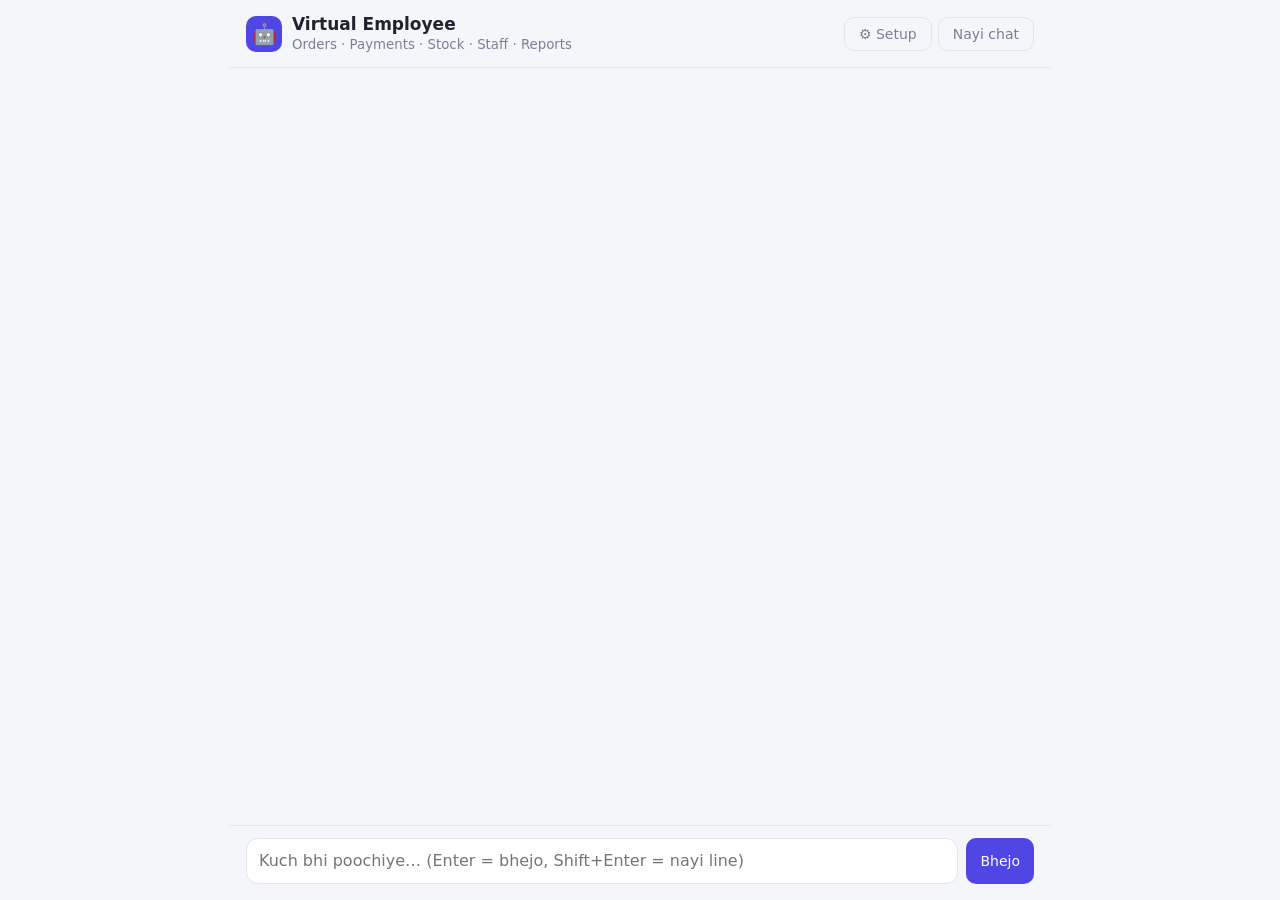
<file: sheet-ai-agent/Index.html>
<!DOCTYPE html>
<html>
<head>
  <base target="_top">
  <meta charset="utf-8">
  <style>
    :root {
      --bg: #f5f6fa; --card: #fff; --text: #1f2330; --muted: #7a8194;
      --accent: #4f46e5; --user: #4f46e5; --bot: #fff; --border: #e3e5ee;
    }
    @media (prefers-color-scheme: dark) {
      :root { --bg: #11131a; --card: #1a1d27; --text: #e8eaf2; --muted: #8b92a8; --bot: #1f2330; --border: #2a2e3b; }
    }
    * { box-sizing: border-box; }
    body { margin: 0; font-family: system-ui, -apple-system, "Segoe UI", sans-serif; background: var(--bg); color: var(--text); }
    .app { max-width: 820px; height: 100vh; margin: 0 auto; display: flex; flex-direction: column; }

    header { display: flex; align-items: center; gap: 10px; padding: 14px 16px; border-bottom: 1px solid var(--border); }
    header .logo { width: 36px; height: 36px; border-radius: 10px; background: var(--accent); color: #fff; display: grid; place-items: center; font-size: 20px; }
    header h1 { font-size: 17px; margin: 0; }
    header small { color: var(--muted); }
    header .actions { margin-left: auto; display: flex; gap: 6px; }

    #chat { flex: 1; overflow-y: auto; padding: 16px; display: flex; flex-direction: column; gap: 12px; }
    .msg { max-width: 85%; padding: 10px 14px; border-radius: 14px; line-height: 1.5; white-space: pre-wrap; word-wrap: break-word; }
    .msg.user { align-self: flex-end; background: var(--user); color: #fff; border-bottom-right-radius: 4px; }
    .msg.bot { align-self: flex-start; background: var(--bot); border: 1px solid var(--border); border-bottom-left-radius: 4px; }
    .msg.error { align-self: flex-start; background: #fee2e2; color: #991b1b; }
    .msg code { background: rgba(127,127,127,.15); padding: 1px 5px; border-radius: 4px; }
    .tools { align-self: flex-start; display: flex; flex-wrap: wrap; gap: 6px; }
    .tools span { font-size: 12px; color: var(--muted); background: var(--card); border: 1px solid var(--border); padding: 3px 9px; border-radius: 99px; }

    .welcome { text-align: center; color: var(--muted); margin: auto 0; }
    .welcome h2 { color: var(--text); margin-bottom: 4px; }
    .chips { display: flex; flex-wrap: wrap; justify-content: center; gap: 8px; margin-top: 16px; }
    .chips button { background: var(--card); color: var(--text); border: 1px solid var(--border); }

    .typing span { display: inline-block; width: 7px; height: 7px; margin: 0 2px; border-radius: 50%; background: var(--muted); animation: blink 1.2s infinite; }
    .typing span:nth-child(2) { animation-delay: .2s; } .typing span:nth-child(3) { animation-delay: .4s; }
    @keyframes blink { 0%, 80%, 100% { opacity: .2; } 40% { opacity: 1; } }

    form { display: flex; gap: 8px; padding: 12px 16px 16px; border-top: 1px solid var(--border); }
    textarea { flex: 1; resize: none; height: 46px; max-height: 140px; padding: 12px; font: inherit; color: var(--text); background: var(--card); border: 1px solid var(--border); border-radius: 12px; outline: none; }
    textarea:focus { border-color: var(--accent); }
    button { font: inherit; font-size: 14px; padding: 8px 14px; border-radius: 10px; border: none; cursor: pointer; background: var(--accent); color: #fff; }
    button:disabled { opacity: .5; cursor: not-allowed; }
    button.ghost { background: transparent; color: var(--muted); border: 1px solid var(--border); }
  </style>
</head>
<body>
  <div class="app">
    <header>
      <div class="logo">🤖</div>
      <div>
        <h1 id="title">Virtual Employee</h1>
        <small>Orders · Payments · Stock · Staff · Reports</small>
      </div>
      <div class="actions">
        <button class="ghost" id="setupBtn" title="Business sheets aur roz ka trigger banao">⚙️ Setup</button>
        <button class="ghost" id="clearBtn">Nayi chat</button>
      </div>
    </header>

    <div id="chat"></div>

    <form id="form">
      <textarea id="input" placeholder="Kuch bhi poochiye… (Enter = bhejo, Shift+Enter = nayi line)"></textarea>
      <button id="sendBtn" type="submit">Bhejo</button>
    </form>
  </div>

  <script>
    // ── State: poori baat-cheet yahan rehti hai, har baar server ko bhejte hain ──
    let history = [];
    let busy = false;

    const chatBox = document.getElementById('chat');
    const input = document.getElementById('input');
    const sendBtn = document.getElementById('sendBtn');

    const SUGGESTIONS = [
      'Aaj ki report do',
      'Ramesh ka order: 10 kg cheeni, 45 rate, 200 diye',
      'Kiska payment baaki hai?',
      'Ramesh ne 500 de diye',
      'Aaj Suresh chutti par hai, baaki sab aaye',
      'Kaunsa stock khatam hone wala hai?',
      'Is mahine ki salary batao',
      'Meri roz ki duties dikhao',
    ];

    // ── Welcome screen ──
    function showWelcome() {
      chatBox.innerHTML = `
        <div class="welcome">
          <h2>Namaste! 👋</h2>
          <div>Main aapka virtual employee hoon. Order likhna, payment ka hisaab, stock,<br>
          attendance, salary aur roz ki report: bas boliye.</div>
          <div style="margin-top:6px;font-size:13px">Pehli baar? Upar <b>⚙️ Setup</b> dabaiye.</div>
          <div class="chips"></div>
        </div>`;
      const chips = chatBox.querySelector('.chips');
      SUGGESTIONS.forEach(text => {
        const b = document.createElement('button');
        b.type = 'button';
        b.textContent = text;
        b.onclick = () => send(text);
        chips.appendChild(b);
      });
    }

    // ── Chat mein ek bubble jodna ──
    function addMessage(text, type) {
      chatBox.querySelector('.welcome')?.remove();
      const div = document.createElement('div');
      div.className = 'msg ' + type;
      div.innerHTML = type === 'bot' ? formatText(text) : escapeHtml(text);
      chatBox.appendChild(div);
      chatBox.scrollTop = chatBox.scrollHeight;
      return div;
    }

    // AI ne kaun-se tools chalaye, woh chhote chips mein dikhate hain
    function addToolChips(messages) {
      const names = messages.filter(m => m.role === 'tool').map(m => m.tool_name);
      if (!names.length) return;
      const div = document.createElement('div');
      div.className = 'tools';
      div.innerHTML = names.map(n => `<span>🛠 ${escapeHtml(n)}</span>`).join('');
      chatBox.appendChild(div);
    }

    // ── Message bhejna ──
    function send(text) {
      text = text.trim();
      if (!text || busy) return;

      addMessage(text, 'user');
      history.push({ role: 'user', content: text });
      input.value = '';
      setBusy(true);
      const typing = addMessage('', 'bot');
      typing.innerHTML = '<span class="typing"><span></span><span></span><span></span></span>';

      // google.script.run = browser se Code.gs ka function call karna
      google.script.run
        .withSuccessHandler(result => {
          typing.remove();
          history = history.concat(result.messages);
          addToolChips(result.messages);
          addMessage(result.reply || '(khaali jawab)', 'bot');
          setBusy(false);
        })
        .withFailureHandler(err => {
          typing.remove();
          history.pop(); // fail hua sawaal history se hata do, dobara pooch sakte ho
          addMessage('⚠️ ' + err.message, 'error');
          setBusy(false);
        })
        .chat(history);
    }

    function setBusy(value) {
      busy = value;
      sendBtn.disabled = value;
      sendBtn.textContent = value ? 'Soch raha hoon…' : 'Bhejo';
      if (!value) input.focus();
    }

    // ── Chhote helpers ──
    function escapeHtml(s) {
      return String(s).replace(/[&<>"']/g, c => ({ '&': '&amp;', '<': '&lt;', '>': '&gt;', '"': '&quot;', "'": '&#39;' }[c]));
    }

    // Thoda sa markdown: **bold** aur `code`
    function formatText(s) {
      return escapeHtml(s)
        .replace(/\*\*(.+?)\*\*/g, '<b>$1</b>')
        .replace(/`([^`]+)`/g, '<code>$1</code>');
    }

    // ── Events ──
    document.getElementById('form').addEventListener('submit', e => {
      e.preventDefault();
      send(input.value);
    });

    input.addEventListener('keydown', e => {
      if (e.key === 'Enter' && !e.shiftKey) {
        e.preventDefault();
        send(input.value);
      }
    });

    // Setup: business sheets + roz ka trigger banana (Setup.gs → setupBusiness)
    document.getElementById('setupBtn').addEventListener('click', () => {
      if (busy) return;
      setBusy(true);
      google.script.run
        .withSuccessHandler(msg => { addMessage(msg, 'bot'); setBusy(false); })
        .withFailureHandler(err => { addMessage('⚠️ ' + err.message, 'error'); setBusy(false); })
        .setupBusiness();
    });

    // Business ka naam header mein dikhana
    google.script.run.withSuccessHandler(info => {
      document.getElementById('title').textContent = info.business;
      document.title = info.business + ' — Virtual Employee';
    }).getInfo();

    document.getElementById('clearBtn').addEventListener('click', () => {
      if (busy) return;
      history = [];
      showWelcome();
    });

    showWelcome();
    input.focus();
  </script>
</body>
</html>
</file>
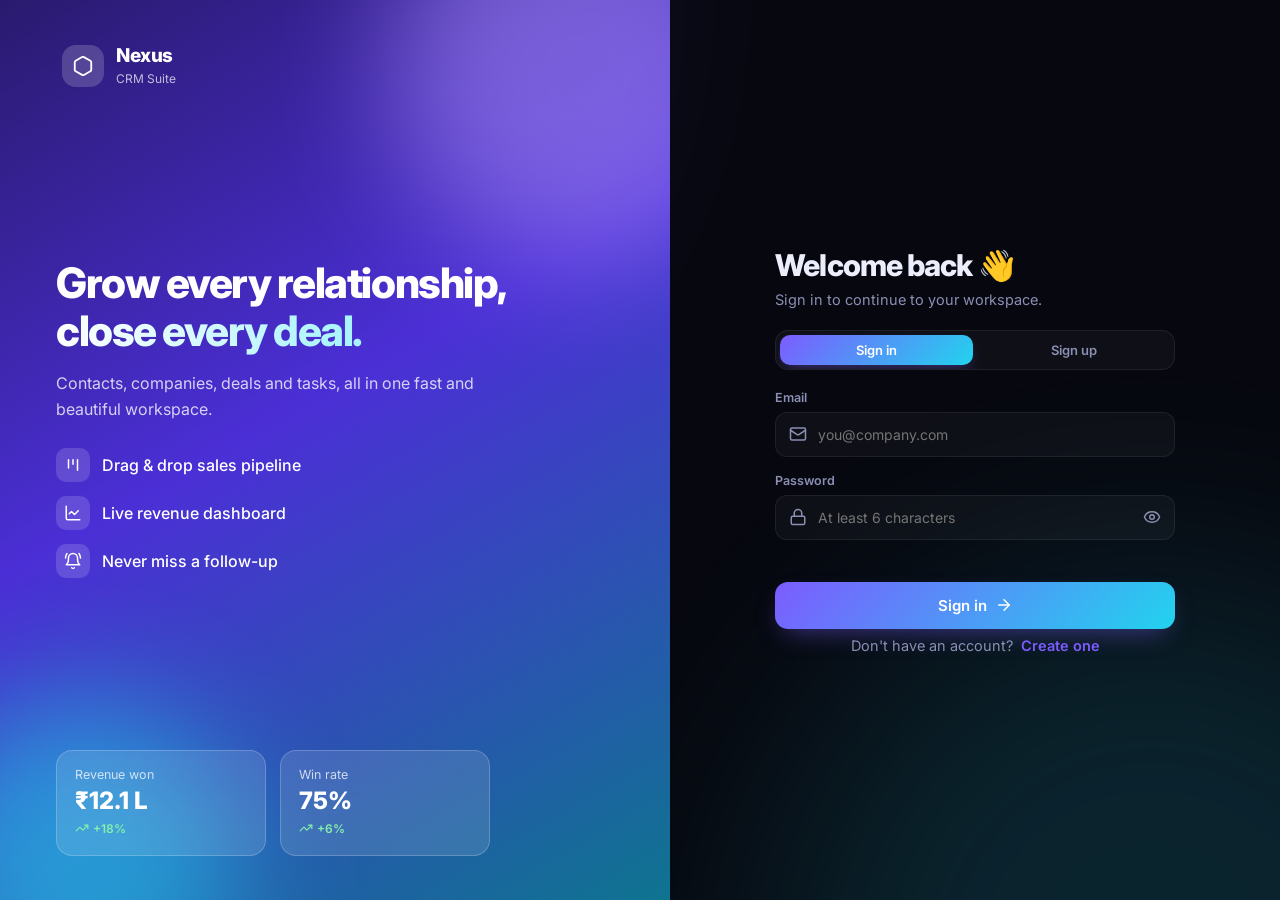
<file: static/login.html>
<!DOCTYPE html>
<html lang="en" data-theme="dark">
<head>
  <meta charset="UTF-8" />
  <meta name="viewport" content="width=device-width, initial-scale=1.0" />
  <title>Sign in · Nexus CRM</title>
  <link rel="icon" href="data:image/svg+xml,<svg xmlns=%22http://www.w3.org/2000/svg%22 viewBox=%220 0 100 100%22><text y=%22.9em%22 font-size=%2290%22>⬡</text></svg>" />
  <link rel="preconnect" href="https://fonts.googleapis.com" />
  <link href="https://fonts.googleapis.com/css2?family=Inter:wght@400;500;600;700;800&display=swap" rel="stylesheet" />
  <link rel="stylesheet" href="/static/style.css" />
  <script src="/static/vendor/lucide.min.js"></script>
  <script>try { document.documentElement.dataset.theme = localStorage.getItem("theme") || "dark"; } catch {}</script>
</head>
<body>
  <div class="bg-glow"></div>

  <div class="auth">
    <!-- left: brand panel -->
    <section class="auth-hero">
      <div class="brand">
        <div class="logo"><i data-lucide="hexagon"></i></div>
        <div><b>Nexus</b><span>CRM Suite</span></div>
      </div>

      <div class="hero-copy">
        <h2>Grow every relationship,<br /><span class="grad-text">close every deal.</span></h2>
        <p>Contacts, companies, deals and tasks, all in one fast and beautiful workspace.</p>
        <ul>
          <li><i data-lucide="kanban"></i>Drag &amp; drop sales pipeline</li>
          <li><i data-lucide="line-chart"></i>Live revenue dashboard</li>
          <li><i data-lucide="bell-ring"></i>Never miss a follow-up</li>
        </ul>
      </div>

      <div class="hero-card">
        <div class="kpi-mini"><small>Revenue won</small><b>₹12.1 L</b><span><i data-lucide="trending-up"></i>+18%</span></div>
        <div class="kpi-mini"><small>Win rate</small><b>75%</b><span><i data-lucide="trending-up"></i>+6%</span></div>
      </div>
    </section>

    <!-- right: form -->
    <section class="auth-form">
      <form id="authForm" class="auth-box">
        <h1 id="heading">Welcome back 👋</h1>
        <p class="muted" id="subheading">Sign in to continue to your workspace.</p>

        <div class="chips auth-tabs">
          <button type="button" data-mode="login" class="on">Sign in</button>
          <button type="button" data-mode="signup">Sign up</button>
        </div>

        <label id="nameField" hidden>Full name
          <div class="field"><i data-lucide="user"></i><input name="name" placeholder="Aarav Sharma" autocomplete="name" /></div>
        </label>
        <label>Email
          <div class="field"><i data-lucide="mail"></i><input name="email" type="email" placeholder="you@company.com" autocomplete="email" required /></div>
        </label>
        <label>Password
          <div class="field"><i data-lucide="lock"></i>
            <input name="password" type="password" placeholder="At least 6 characters" autocomplete="current-password" required minlength="6" />
            <button type="button" class="eye" id="eye" title="Show password"><i data-lucide="eye"></i></button>
          </div>
        </label>

        <p class="auth-error" id="error"></p>

        <button type="submit" class="btn btn-primary auth-submit" id="submit">Sign in<i data-lucide="arrow-right"></i></button>

        <p class="muted switch">
          <span id="switchText">Don't have an account?</span>
          <a id="switchLink">Create one</a>
        </p>
      </form>
    </section>
  </div>

  <script>
    const $ = (s) => document.querySelector(s);
    let mode = "login";

    const TEXT = {
      login:  { h: "Welcome back 👋", sub: "Sign in to continue to your workspace.", btn: "Sign in", sw: "Don't have an account?", link: "Create one" },
      signup: { h: "Create your account ✨", sub: "Start managing your sales in under a minute.", btn: "Create account", sw: "Already have an account?", link: "Sign in" },
    };

    function setMode(m) {
      mode = m;
      const t = TEXT[m];
      $("#heading").textContent = t.h;
      $("#subheading").textContent = t.sub;
      $("#submit").innerHTML = `${t.btn}<i data-lucide="arrow-right"></i>`;
      $("#switchText").textContent = t.sw;
      $("#switchLink").textContent = t.link;
      $("#nameField").hidden = m === "login";
      $("[name=name]").required = m === "signup";
      $("[name=password]").autocomplete = m === "login" ? "current-password" : "new-password";
      $("#error").textContent = "";
      document.querySelectorAll("[data-mode]").forEach((b) => b.classList.toggle("on", b.dataset.mode === m));
      lucide.createIcons();
    }

    document.querySelectorAll("[data-mode]").forEach((b) => (b.onclick = () => setMode(b.dataset.mode)));
    $("#switchLink").onclick = () => setMode(mode === "login" ? "signup" : "login");

    $("#eye").onclick = () => {
      const p = $("[name=password]");
      p.type = p.type === "password" ? "text" : "password";
      $("#eye").innerHTML = `<i data-lucide="${p.type === "password" ? "eye" : "eye-off"}"></i>`;
      lucide.createIcons();
    };

    $("#authForm").onsubmit = async (e) => {
      e.preventDefault();
      const data = Object.fromEntries(new FormData(e.target));
      $("#submit").disabled = true;
      $("#error").textContent = "";
      try {
        const res = await fetch("/api/auth/" + mode, {
          method: "POST",
          headers: { "Content-Type": "application/json" },
          body: JSON.stringify(data),
        });
        const body = await res.json();
        if (!res.ok) throw new Error(body.detail || "Something went wrong");
        location.href = "/";
      } catch (err) {
        $("#error").textContent = err.message;
      } finally {
        $("#submit").disabled = false;
      }
    };

    if (location.hash === "#signup") setMode("signup");
    lucide.createIcons();
  </script>
</body>
</html>
</file>
<file: static/style.css>
/* =====================================================================
   Nexus CRM — design system
   Colours live in variables, so the theme (dark/light) and the accent
   colour can change with one line.
   ===================================================================== */
:root {
  --p1: #7c5cff;            /* accent colour 1 (changed from Settings) */
  --p2: #22d3ee;            /* accent colour 2 */
  --primary: var(--p1);
  --grad: linear-gradient(135deg, var(--p1), var(--p2));
  --glow: color-mix(in srgb, var(--p1) 55%, transparent);

  --bg: #07080f;
  --panel: rgba(17, 19, 34, 0.72);
  --card: rgba(255, 255, 255, 0.035);
  --card-hover: rgba(255, 255, 255, 0.06);
  --solid: #12142a;
  --border: rgba(255, 255, 255, 0.07);
  --border-strong: rgba(255, 255, 255, 0.14);
  --text: #eceefc;
  --muted: #8a8fb3;
  --green: #22c55e; --amber: #f59e0b; --red: #f43f5e; --blue: #3b82f6; --violet: #a855f7; --cyan: #06b6d4;
  --shadow: 0 24px 60px -24px rgba(0, 0, 0, 0.7);
  --radius: 20px;
  --side: 272px;
  --font: "Inter", system-ui, -apple-system, "Segoe UI", sans-serif;
}
[data-theme="light"] {
  --bg: #f3f5fb;
  --panel: rgba(255, 255, 255, 0.78);
  --card: rgba(255, 255, 255, 0.9);
  --card-hover: #ffffff;
  --solid: #ffffff;
  --border: rgba(24, 28, 70, 0.08);
  --border-strong: rgba(24, 28, 70, 0.16);
  --text: #15182f;
  --muted: #6a6f92;
  --shadow: 0 22px 50px -28px rgba(40, 50, 120, 0.35);
}

* { box-sizing: border-box; margin: 0; padding: 0; }
[hidden] { display: none !important; }
html { scrollbar-color: var(--border-strong) transparent; }
body {
  font-family: var(--font); background: var(--bg); color: var(--text);
  min-height: 100vh; -webkit-font-smoothing: antialiased; transition: background 0.3s, color 0.3s;
}
a { color: inherit; text-decoration: none; cursor: pointer; }
button, input, select, textarea { font-family: var(--font); }
svg.lucide { width: 18px; height: 18px; stroke-width: 2; flex-shrink: 0; }
.muted { color: var(--muted); }
::-webkit-scrollbar { width: 10px; height: 10px; }
::-webkit-scrollbar-thumb { background: var(--border-strong); border-radius: 10px; border: 3px solid transparent; background-clip: padding-box; }

/* ---------- moving aurora background ---------- */
.bg-glow { position: fixed; inset: 0; z-index: -1; overflow: hidden; pointer-events: none; }
.bg-glow::before, .bg-glow::after {
  content: ""; position: absolute; width: 60vmax; height: 60vmax; border-radius: 50%;
  filter: blur(120px); opacity: 0.22; animation: float 22s ease-in-out infinite alternate;
}
.bg-glow::before { background: var(--p1); top: -30vmax; left: -15vmax; }
.bg-glow::after { background: var(--p2); bottom: -35vmax; right: -20vmax; animation-delay: -11s; opacity: 0.14; }
[data-theme="light"] .bg-glow::before { opacity: 0.16; }
@keyframes float { to { transform: translate(8vmax, 6vmax) scale(1.15); } }

/* ---------- sidebar ---------- */
.sidebar {
  position: fixed; inset: 12px auto 12px 12px; width: var(--side);
  display: flex; flex-direction: column; gap: 18px; padding: 22px 16px;
  background: var(--panel); backdrop-filter: blur(28px) saturate(1.4);
  border: 1px solid var(--border); border-radius: 26px; z-index: 40;
  transition: width 0.3s ease, transform 0.3s ease;
}
.brand { display: flex; align-items: center; gap: 12px; padding: 0 6px; }
.brand b { display: block; font-size: 19px; font-weight: 800; letter-spacing: -0.02em; }
.brand span { font-size: 12px; color: var(--muted); }
.logo {
  width: 42px; height: 42px; border-radius: 14px; display: grid; place-items: center; flex-shrink: 0;
  background: var(--grad); color: #fff; box-shadow: 0 10px 28px -8px var(--glow);
}
.logo svg { width: 22px; height: 22px; }
.collapse-btn { margin-left: auto; }

nav { display: flex; flex-direction: column; gap: 3px; overflow-y: auto; }
.nav-label { font-size: 10.5px; text-transform: uppercase; letter-spacing: 0.14em; color: var(--muted); padding: 14px 12px 6px; font-weight: 700; }
nav a {
  display: flex; align-items: center; gap: 12px; padding: 10px 12px; border-radius: 13px;
  color: var(--muted); font-weight: 500; font-size: 14px; position: relative; transition: all 0.2s; white-space: nowrap;
}
nav a:hover { background: var(--card-hover); color: var(--text); }
nav a.active { color: var(--text); background: color-mix(in srgb, var(--p1) 16%, transparent); }
nav a.active svg { color: var(--p1); filter: drop-shadow(0 0 6px var(--glow)); }
nav a.active::before {
  content: ""; position: absolute; left: -16px; top: 9px; bottom: 9px; width: 4px;
  border-radius: 0 4px 4px 0; background: var(--grad); box-shadow: 0 0 12px var(--glow);
}
nav em {
  margin-left: auto; font-style: normal; font-size: 11px; font-weight: 700; padding: 2px 8px; border-radius: 20px;
  background: var(--card); border: 1px solid var(--border);
}
nav em:empty { display: none; }
nav em.hot { background: var(--red); color: #fff; border-color: transparent; }

.target-card {
  margin-top: auto; padding: 16px; border-radius: 18px; border: 1px solid var(--border);
  background: linear-gradient(160deg, color-mix(in srgb, var(--p1) 26%, transparent), color-mix(in srgb, var(--p2) 10%, transparent));
}
.target-card small { color: var(--muted); font-size: 12px; font-weight: 600; }
.target-card b { display: block; font-size: 20px; margin: 4px 0 10px; letter-spacing: -0.02em; }
.target-card b span { font-size: 13px; color: var(--muted); font-weight: 500; }

.progress { height: 8px; border-radius: 10px; background: var(--border); overflow: hidden; }
.progress i { display: block; height: 100%; border-radius: 10px; background: var(--grad); box-shadow: 0 0 12px var(--glow); transition: width 1s cubic-bezier(.2, .8, .2, 1); }

.user { display: flex; align-items: center; gap: 10px; padding: 14px 4px 0; border-top: 1px solid var(--border); }
.user .me { min-width: 0; flex: 1; }
.user b, .user span { display: block; white-space: nowrap; overflow: hidden; text-overflow: ellipsis; }
.user b { font-size: 14px; }
.user span { font-size: 12px; color: var(--muted); }

/* collapsed (mini) sidebar */
.mini { --side: 84px; }
.mini .brand div:not(.logo), .mini nav span, .mini nav em, .mini .nav-label, .mini .target-card, .mini .user .me, .mini .user .icon-btn { display: none; }
.mini nav a { justify-content: center; }
.mini .brand { flex-direction: column; }
.mini .collapse-btn { margin: 0; transform: rotate(180deg); }
.mini .user { justify-content: center; }

/* ---------- main area ---------- */
.main { margin-left: calc(var(--side) + 12px); padding: 24px 32px 48px; min-height: 100vh; transition: margin 0.3s ease; }
.topbar { display: flex; align-items: center; gap: 14px; margin-bottom: 26px; }
.topbar h1 { font-size: 27px; font-weight: 800; letter-spacing: -0.035em; }
.topbar p { font-size: 13.5px; margin-top: 2px; color: var(--muted); }
.search {
  margin-left: auto; display: flex; align-items: center; gap: 10px; padding: 11px 14px; min-width: 300px;
  border-radius: 14px; cursor: pointer; background: var(--card); border: 1px solid var(--border);
  color: var(--muted); font-size: 14px; transition: all 0.2s;
}
.search:hover { border-color: var(--p1); box-shadow: 0 0 0 4px color-mix(in srgb, var(--p1) 12%, transparent); }
kbd { margin-left: auto; font: 600 11px var(--font); padding: 3px 7px; border-radius: 7px; border: 1px solid var(--border-strong); background: var(--card); }
.topbar .menu-btn { display: none; }
.bell { position: relative; }
.bell .dot {
  position: absolute; top: -5px; right: -5px; min-width: 18px; height: 18px; padding: 0 5px; border-radius: 10px;
  background: var(--red); color: #fff; font-size: 10.5px; font-weight: 700; display: grid; place-items: center;
  box-shadow: 0 0 0 3px var(--bg); animation: pop 0.4s;
}
.bell .dot:empty { display: none; }
@keyframes pop { from { transform: scale(0); } }

/* ---------- buttons & inputs ---------- */
.btn {
  display: inline-flex; align-items: center; justify-content: center; gap: 8px; padding: 11px 18px;
  border-radius: 13px; border: 0; cursor: pointer; font-weight: 600; font-size: 14px; color: var(--text);
  transition: transform 0.15s, box-shadow 0.2s, background 0.2s, border-color 0.2s; white-space: nowrap;
}
.btn:active { transform: scale(0.97); }
.btn.sm { padding: 8px 13px; font-size: 13px; border-radius: 11px; }
.btn-primary { background: var(--grad); color: #fff; box-shadow: 0 10px 26px -10px var(--glow); }
.btn-primary:hover { box-shadow: 0 14px 34px -10px var(--glow); transform: translateY(-1px); }
.btn-ghost { background: var(--card); border: 1px solid var(--border); }
.btn-ghost:hover { border-color: var(--p1); }
.btn-danger { background: var(--red); color: #fff; }
.icon-btn {
  width: 38px; height: 38px; border-radius: 12px; display: grid; place-items: center; flex-shrink: 0;
  background: var(--card); border: 1px solid var(--border); color: var(--muted); cursor: pointer; transition: all 0.2s;
}
.icon-btn:hover { color: var(--text); border-color: var(--p1); }
.icon-btn.danger:hover { color: var(--red); border-color: var(--red); }
.icon-btn.sm { width: 32px; height: 32px; border-radius: 10px; }
.icon-btn.sm svg { width: 15px; height: 15px; }

input, select, textarea {
  width: 100%; padding: 11px 14px; border-radius: 12px; background: var(--card); border: 1px solid var(--border);
  color: var(--text); font-size: 14px; outline: none; transition: border-color 0.2s, box-shadow 0.2s;
}
textarea { resize: vertical; min-height: 90px; }
input:focus, select:focus, textarea:focus { border-color: var(--p1); box-shadow: 0 0 0 4px color-mix(in srgb, var(--p1) 16%, transparent); }
select option { background: var(--solid); }
label { font-size: 12.5px; font-weight: 600; color: var(--muted); display: flex; flex-direction: column; gap: 7px; }

/* ---------- cards & grids ---------- */
.view { animation: rise 0.45s cubic-bezier(.2, .8, .2, 1); }
@keyframes rise { from { opacity: 0; transform: translateY(12px); } }
@keyframes fade { from { opacity: 0; } }
.card {
  position: relative; background: var(--card); border: 1px solid var(--border); border-radius: var(--radius);
  padding: 22px; box-shadow: var(--shadow); backdrop-filter: blur(14px); transition: border-color 0.25s, transform 0.25s;
}
.card.lift:hover { transform: translateY(-4px); border-color: color-mix(in srgb, var(--p1) 45%, transparent); }
.card-head { display: flex; align-items: center; justify-content: space-between; gap: 10px; margin-bottom: 18px; }
.card-head h3 { font-size: 15.5px; font-weight: 700; display: flex; align-items: center; gap: 9px; }
.card-head h3 svg { color: var(--p1); }
.card-head a { font-size: 13px; color: var(--muted); font-weight: 500; }
.card-head a:hover { color: var(--p1); }
.grid { display: grid; gap: 20px; }
.grid > * { min-width: 0; }
.g4 { grid-template-columns: repeat(4, 1fr); }
.g3 { grid-template-columns: repeat(3, 1fr); }
.g-hero { grid-template-columns: 2fr 1fr; }
.g-main { grid-template-columns: 2fr 1fr; }
.span2 { grid-column: span 2; }
.stack { display: flex; flex-direction: column; gap: 20px; }

/* ---------- dashboard hero ---------- */
.hero {
  overflow: hidden; color: #fff; border: 0;
  background: linear-gradient(125deg, color-mix(in srgb, var(--p1) 92%, #000), color-mix(in srgb, var(--p2) 70%, #1e1b4b));
}
.hero::after {
  content: ""; position: absolute; width: 340px; height: 340px; right: -90px; top: -130px; border-radius: 50%;
  background: radial-gradient(circle, rgba(255, 255, 255, 0.35), transparent 70%);
}
.hero h2 { font-size: 30px; font-weight: 800; letter-spacing: -0.03em; }
.hero > p { opacity: 0.85; margin: 6px 0 18px; font-size: 14.5px; }
.insights { display: flex; flex-wrap: wrap; gap: 10px; position: relative; z-index: 1; }
.insight {
  display: flex; align-items: center; gap: 9px; padding: 9px 13px; border-radius: 13px; font-size: 13px; font-weight: 500;
  background: rgba(255, 255, 255, 0.14); border: 1px solid rgba(255, 255, 255, 0.2); backdrop-filter: blur(10px);
  animation: rise 0.5s backwards;
}
.insight svg { width: 16px; height: 16px; }

.ring-card { display: flex; flex-direction: column; align-items: center; justify-content: center; text-align: center; gap: 6px; }
.ring { position: relative; width: 150px; height: 150px; }
.ring svg { width: 150px; height: 150px; transform: rotate(-90deg); }
.ring circle { fill: none; stroke-width: 12; }
.ring .track { stroke: var(--border); }
.ring .bar { stroke: url(#ringGrad); stroke-linecap: round; transition: stroke-dashoffset 1.4s cubic-bezier(.2, .8, .2, 1); filter: drop-shadow(0 0 8px var(--glow)); }
.ring strong { position: absolute; inset: 0; display: grid; place-items: center; font-size: 30px; font-weight: 800; letter-spacing: -0.03em; }
.ring-card small { color: var(--muted); font-size: 13px; }

/* ---------- KPI cards ---------- */
.kpi { overflow: hidden; }
.kpi-top { display: flex; align-items: center; justify-content: space-between; }
.kpi .ico { width: 42px; height: 42px; border-radius: 13px; display: grid; place-items: center; color: #fff; background: var(--c); box-shadow: 0 10px 22px -8px var(--c); }
.kpi small { display: block; color: var(--muted); font-size: 13px; margin: 16px 0 4px; font-weight: 500; }
.kpi strong { font-size: 28px; font-weight: 800; letter-spacing: -0.035em; }
.kpi .spark { position: absolute; right: 0; bottom: 0; width: 55%; height: 60px; opacity: 0.9; }
.trend { display: inline-flex; align-items: center; gap: 3px; padding: 4px 9px; border-radius: 20px; font-size: 12px; font-weight: 700; }
.trend svg { width: 13px; height: 13px; }
.trend.up { color: var(--green); background: color-mix(in srgb, var(--green) 14%, transparent); }
.trend.down { color: var(--red); background: color-mix(in srgb, var(--red) 14%, transparent); }
.chart-box { position: relative; height: 290px; }

/* ---------- funnel & leaderboard ---------- */
.funnel-row { margin-bottom: 14px; }
.funnel-row .top { display: flex; justify-content: space-between; font-size: 13px; margin-bottom: 7px; }
.funnel-row .top b { font-weight: 600; }
.funnel-bar { height: 12px; border-radius: 8px; background: var(--border); overflow: hidden; }
.funnel-bar i { display: block; height: 100%; border-radius: 8px; background: var(--c); box-shadow: 0 0 14px -2px var(--c); animation: grow 1s cubic-bezier(.2, .8, .2, 1) backwards; transform-origin: left; }
@keyframes grow { from { transform: scaleX(0); } }
.rank { width: 26px; height: 26px; border-radius: 8px; display: grid; place-items: center; font-size: 12px; font-weight: 800; background: var(--card-hover); border: 1px solid var(--border); flex-shrink: 0; }
.rank.r1 { background: linear-gradient(135deg, #fde047, #f59e0b); color: #422006; border: 0; }
.rank.r2 { background: linear-gradient(135deg, #e5e7eb, #9ca3af); color: #1f2937; border: 0; }
.rank.r3 { background: linear-gradient(135deg, #fdba74, #c2410c); color: #fff; border: 0; }

/* ---------- list rows ---------- */
.row { display: flex; align-items: center; gap: 12px; padding: 11px 0; border-bottom: 1px solid var(--border); font-size: 14px; }
.row:last-child { border-bottom: 0; }
.row .grow { flex: 1; min-width: 0; }
.row .grow b { display: block; font-weight: 600; white-space: nowrap; overflow: hidden; text-overflow: ellipsis; }
.row .grow span { display: block; font-size: 12px; color: var(--muted); margin-top: 2px; }
.row.click { cursor: pointer; border-radius: 12px; }
.row.click:hover { background: var(--card-hover); }

/* ---------- avatars & badges ---------- */
.avatar {
  width: 38px; height: 38px; border-radius: 12px; display: grid; place-items: center; flex-shrink: 0;
  font-weight: 700; font-size: 13px; color: #fff;
  background: linear-gradient(135deg, hsl(var(--h), 85%, 62%), hsl(calc(var(--h) + 45), 85%, 48%));
}
.avatar.lg { width: 64px; height: 64px; border-radius: 20px; font-size: 22px; }
.avatar.xs { width: 26px; height: 26px; border-radius: 8px; font-size: 10px; }
.badge { display: inline-flex; align-items: center; gap: 6px; padding: 4px 11px; border-radius: 20px; font-size: 12px; font-weight: 600; white-space: nowrap; background: color-mix(in srgb, var(--c) 15%, transparent); color: var(--c); }
.badge::before { content: ""; width: 6px; height: 6px; border-radius: 50%; background: currentColor; }
.chip { display: inline-flex; align-items: center; gap: 5px; font-size: 12px; font-weight: 600; padding: 3px 9px; border-radius: 8px; background: var(--card-hover); border: 1px solid var(--border); color: var(--muted); white-space: nowrap; }
.chip svg { width: 13px; height: 13px; }
.chip.red { color: var(--red); border-color: color-mix(in srgb, var(--red) 35%, transparent); }
.chip.amber { color: var(--amber); border-color: color-mix(in srgb, var(--amber) 35%, transparent); }
.chip.green { color: var(--green); border-color: color-mix(in srgb, var(--green) 35%, transparent); }

.score { display: flex; align-items: center; gap: 8px; font-size: 12.5px; font-weight: 600; }
.score .progress { width: 60px; height: 6px; }
.score .progress i { background: var(--c); box-shadow: none; }

/* ---------- toolbar ---------- */
.toolbar { display: flex; gap: 12px; align-items: center; margin-bottom: 18px; flex-wrap: wrap; }
.filter { position: relative; flex: 1; min-width: 200px; max-width: 360px; }
.filter svg { position: absolute; left: 13px; top: 50%; transform: translateY(-50%); color: var(--muted); }
.filter input { padding-left: 40px; }
.chips { display: flex; gap: 4px; padding: 4px; border-radius: 13px; background: var(--card); border: 1px solid var(--border); overflow-x: auto; }
.chips button { border: 0; background: none; color: var(--muted); font-weight: 600; font-size: 13px; padding: 7px 13px; border-radius: 10px; cursor: pointer; white-space: nowrap; display: flex; align-items: center; gap: 6px; transition: all 0.2s; }
.chips button:hover { color: var(--text); }
.chips button.on { background: var(--grad); color: #fff; box-shadow: 0 6px 16px -6px var(--glow); }
.chips button svg { width: 15px; height: 15px; }
.toolbar .end { margin-left: auto; display: flex; gap: 8px; }
.stat-pill { display: flex; flex-direction: column; padding: 8px 14px; border-radius: 13px; background: var(--card); border: 1px solid var(--border); }
.stat-pill small { font-size: 11px; color: var(--muted); font-weight: 600; text-transform: uppercase; letter-spacing: 0.06em; }
.stat-pill b { font-size: 16px; }

/* ---------- table ---------- */
.table-wrap { padding: 0; overflow: auto; }
table { width: 100%; border-collapse: collapse; font-size: 14px; }
th { text-align: left; font-size: 11px; text-transform: uppercase; letter-spacing: 0.09em; color: var(--muted); font-weight: 700; padding: 15px 18px; border-bottom: 1px solid var(--border); white-space: nowrap; }
td { padding: 13px 18px; border-bottom: 1px solid var(--border); white-space: nowrap; }
tr:last-child td { border-bottom: 0; }
tbody tr { cursor: pointer; transition: background 0.15s; animation: fade 0.4s backwards; }
tbody tr:hover { background: color-mix(in srgb, var(--p1) 7%, transparent); }
.person { display: flex; align-items: center; gap: 12px; }
.person b { display: block; font-weight: 600; }
.person span { font-size: 12.5px; color: var(--muted); }
.row-actions { display: flex; gap: 6px; justify-content: flex-end; opacity: 0; transition: opacity 0.2s; }
tr:hover .row-actions, .task:hover .row-actions, .company:hover .row-actions { opacity: 1; }

/* ---------- companies ---------- */
.cards { grid-template-columns: repeat(auto-fill, minmax(280px, 1fr)); }
.company { display: flex; flex-direction: column; gap: 14px; cursor: pointer; animation: rise 0.5s backwards; }
.company .top { display: flex; gap: 12px; align-items: center; }
.company .avatar { width: 50px; height: 50px; font-size: 17px; border-radius: 15px; }
.company h4 { font-size: 16px; }
.meta { display: flex; flex-direction: column; gap: 8px; font-size: 13px; color: var(--muted); }
.meta div { display: flex; gap: 8px; align-items: center; }
.meta svg { width: 15px; height: 15px; }
.mini-stats { display: flex; gap: 10px; padding-top: 14px; border-top: 1px solid var(--border); }
.mini-stats div { flex: 1; }
.mini-stats b { display: block; font-size: 17px; }
.mini-stats span { font-size: 12px; color: var(--muted); }

/* ---------- kanban ---------- */
.kanban { display: grid; grid-template-columns: repeat(6, minmax(250px, 1fr)); gap: 14px; overflow-x: auto; padding-bottom: 12px; }
.col { background: var(--card); border: 1px solid var(--border); border-radius: var(--radius); padding: 14px; min-height: 64vh; transition: all 0.2s; }
.col.over { border-color: var(--c); background: color-mix(in srgb, var(--c) 9%, transparent); box-shadow: inset 0 0 40px -20px var(--c); }
.col-head { display: flex; align-items: center; gap: 8px; font-weight: 700; font-size: 14px; }
.col-head i { width: 10px; height: 10px; border-radius: 50%; background: var(--c); box-shadow: 0 0 12px var(--c); }
.col-head em { margin-left: auto; font-style: normal; font-size: 12px; color: var(--muted); background: var(--card-hover); padding: 2px 8px; border-radius: 10px; }
.col-sum { display: flex; justify-content: space-between; font-size: 12.5px; color: var(--muted); margin: 8px 0 14px; padding-bottom: 12px; border-bottom: 2px solid var(--c); }
.col-sum b { color: var(--text); }
.deal {
  background: var(--solid); border: 1px solid var(--border); border-radius: 15px; padding: 14px; margin-bottom: 10px;
  cursor: grab; transition: transform 0.2s, box-shadow 0.2s, border-color 0.2s; animation: rise 0.4s backwards;
}
.deal:hover { transform: translateY(-3px); box-shadow: var(--shadow); border-color: var(--border-strong); }
.deal.dragging { opacity: 0.35; transform: rotate(2deg); }
.deal b { display: block; font-size: 14px; margin-bottom: 4px; }
.deal .val { font-size: 18px; font-weight: 800; background: var(--grad); -webkit-background-clip: text; background-clip: text; color: transparent; }
.deal .foot { display: flex; align-items: center; justify-content: space-between; gap: 6px; margin-top: 12px; }
.deal .progress { height: 4px; margin-top: 10px; }
.deal .progress i { background: var(--c); box-shadow: none; }

/* Won / Lost drop zones that slide up while dragging a deal */
.dropbar { position: fixed; left: 50%; bottom: 24px; transform: translate(-50%, 160%); display: flex; gap: 12px; z-index: 45; transition: transform 0.35s cubic-bezier(.2, .8, .2, 1); }
.dragging-deal .dropbar { transform: translate(-50%, 0); }
.drop-zone {
  display: flex; align-items: center; gap: 10px; padding: 20px 30px; border-radius: 20px; font-weight: 700; font-size: 15px;
  color: var(--c); background: var(--solid); border: 2px dashed color-mix(in srgb, var(--c) 60%, transparent);
  box-shadow: 0 20px 50px -15px color-mix(in srgb, var(--c) 60%, transparent); transition: all 0.2s;
}
.drop-zone.over { background: var(--c); color: #fff; transform: scale(1.06); border-style: solid; }

/* ---------- tasks ---------- */
.group-title { font-size: 12px; text-transform: uppercase; letter-spacing: 0.1em; font-weight: 700; color: var(--muted); margin: 22px 0 10px; display: flex; align-items: center; gap: 8px; }
.group-title:first-child { margin-top: 0; }
.group-title em { font-style: normal; background: var(--card-hover); padding: 1px 8px; border-radius: 10px; }
.task { display: flex; align-items: center; gap: 14px; padding: 14px 18px; border-bottom: 1px solid var(--border); transition: background 0.15s; animation: fade 0.4s backwards; }
.task:last-child { border-bottom: 0; }
.task:hover { background: var(--card-hover); }
.task .body { flex: 1; min-width: 0; }
.task .body b { font-weight: 600; font-size: 14.5px; }
.task .body .chips-row { display: flex; gap: 6px; margin-top: 6px; flex-wrap: wrap; }
.task.done .body b { text-decoration: line-through; color: var(--muted); }
.check { width: 24px; height: 24px; border-radius: 8px; border: 2px solid var(--border-strong); display: grid; place-items: center; cursor: pointer; transition: all 0.2s; color: transparent; flex-shrink: 0; }
.check:hover { border-color: var(--p1); }
.check svg { width: 14px; height: 14px; stroke-width: 3; }
.done .check { background: var(--grad); border-color: transparent; color: #fff; animation: pop 0.3s; }

/* calendar */
.cal-head { display: flex; align-items: center; gap: 10px; margin-bottom: 14px; }
.cal-head h3 { font-size: 18px; min-width: 170px; }
.calendar { display: grid; grid-template-columns: repeat(7, 1fr); gap: 8px; }
.calendar .dow { font-size: 11px; font-weight: 700; text-transform: uppercase; letter-spacing: 0.08em; color: var(--muted); text-align: center; padding-bottom: 4px; }
.day { min-height: 112px; border-radius: 14px; padding: 8px; background: var(--card); border: 1px solid var(--border); cursor: pointer; transition: border-color 0.2s; display: flex; flex-direction: column; gap: 4px; overflow: hidden; }
.day:hover { border-color: var(--p1); }
.day.other { opacity: 0.35; }
.day .n { font-size: 12.5px; font-weight: 700; width: 26px; height: 26px; display: grid; place-items: center; border-radius: 8px; }
.day.today .n { background: var(--grad); color: #fff; box-shadow: 0 4px 12px -2px var(--glow); }
.ev { font-size: 11.5px; font-weight: 600; padding: 3px 7px; border-radius: 7px; white-space: nowrap; overflow: hidden; text-overflow: ellipsis; background: color-mix(in srgb, var(--c) 18%, transparent); color: var(--c); border-left: 3px solid var(--c); }
.ev.done { opacity: 0.5; text-decoration: line-through; }
.ev-more { font-size: 11px; color: var(--muted); padding-left: 4px; }

/* ---------- timeline ---------- */
.timeline { position: relative; }
.tl-item { display: flex; gap: 14px; padding-bottom: 18px; position: relative; animation: fade 0.4s backwards; }
.tl-item::before { content: ""; position: absolute; left: 17px; top: 38px; bottom: 0; width: 2px; background: var(--border); }
.tl-item:last-child::before { display: none; }
.tl-icon { width: 36px; height: 36px; border-radius: 12px; display: grid; place-items: center; flex-shrink: 0; color: var(--c); background: color-mix(in srgb, var(--c) 16%, transparent); border: 1px solid color-mix(in srgb, var(--c) 30%, transparent); }
.tl-icon svg { width: 16px; height: 16px; }
.tl-body { flex: 1; min-width: 0; padding-top: 2px; }
.tl-body p { font-size: 14px; line-height: 1.45; }
.tl-body span { font-size: 12px; color: var(--muted); }
.tl-body span b { color: var(--text); font-weight: 600; }

/* ---------- drawer (right side panel) ---------- */
.drawer-bg { position: fixed; inset: 0; z-index: 55; background: rgba(4, 5, 12, 0.5); backdrop-filter: blur(4px); opacity: 0; pointer-events: none; transition: opacity 0.3s; }
.drawer {
  position: fixed; top: 12px; right: 12px; bottom: 12px; width: min(520px, calc(100vw - 24px)); z-index: 56;
  background: var(--solid); border: 1px solid var(--border); border-radius: 26px; box-shadow: -30px 0 80px -30px rgba(0, 0, 0, 0.7);
  transform: translateX(110%); transition: transform 0.4s cubic-bezier(.2, .8, .2, 1); overflow-y: auto;
}
.drawer-open .drawer-bg { opacity: 1; pointer-events: auto; }
.drawer-open .drawer { transform: none; }
.d-cover { height: 110px; background: var(--grad); border-radius: 26px 26px 0 0; position: relative; }
.d-cover .icon-btn { position: absolute; top: 14px; right: 14px; background: rgba(0, 0, 0, 0.25); color: #fff; border-color: rgba(255, 255, 255, 0.2); }
.d-body { padding: 0 26px 26px; margin-top: -34px; position: relative; }
.d-body .avatar.lg { box-shadow: 0 0 0 5px var(--solid); }
.d-body h2 { font-size: 23px; font-weight: 800; letter-spacing: -0.03em; margin-top: 12px; }
.d-sub { display: flex; align-items: center; gap: 8px; flex-wrap: wrap; margin-top: 6px; color: var(--muted); font-size: 13.5px; }
.quick { display: flex; gap: 8px; margin: 18px 0; flex-wrap: wrap; }
.quick .btn { flex: 1; min-width: 100px; }
.d-stats { display: grid; grid-template-columns: repeat(3, 1fr); gap: 10px; margin-bottom: 22px; }
.d-stats div { padding: 12px; border-radius: 14px; background: var(--card-hover); border: 1px solid var(--border); }
.d-stats b { display: block; font-size: 17px; }
.d-stats span { font-size: 12px; color: var(--muted); }
.d-section { margin-bottom: 22px; }
.d-section h4 { font-size: 13px; text-transform: uppercase; letter-spacing: 0.1em; color: var(--muted); margin-bottom: 10px; display: flex; align-items: center; justify-content: space-between; }
.log-box { padding: 14px; border-radius: 16px; background: var(--card-hover); border: 1px solid var(--border); margin-bottom: 22px; }
.log-box .chips { background: none; border: 0; padding: 0; margin-bottom: 10px; flex-wrap: wrap; }
.log-box textarea { min-height: 70px; }
.log-box .btn { margin-top: 10px; width: 100%; }

/* ---------- modal, confirm, palette ---------- */
.modal { position: fixed; inset: 0; z-index: 60; display: none; place-items: center; padding: 20px; background: rgba(4, 5, 12, 0.6); backdrop-filter: blur(8px); }
.modal.open { display: grid; animation: fade 0.2s; }
.modal-box { width: 100%; max-width: 580px; background: var(--solid); border: 1px solid var(--border); border-radius: 24px; padding: 26px; box-shadow: 0 40px 100px -30px rgba(0, 0, 0, 0.8); animation: zoom 0.25s cubic-bezier(.2, .8, .2, 1); }
@keyframes zoom { from { transform: scale(0.94) translateY(10px); opacity: 0; } }
.modal-head { display: flex; justify-content: space-between; align-items: center; margin-bottom: 22px; }
.modal-head h3 { font-size: 20px; font-weight: 800; letter-spacing: -0.02em; display: flex; align-items: center; gap: 10px; }
.modal-head h3 .ico { width: 36px; height: 36px; border-radius: 11px; display: grid; place-items: center; background: var(--grad); color: #fff; }
.form-grid { display: grid; grid-template-columns: 1fr 1fr; gap: 16px; }
.form-grid .full { grid-column: 1 / -1; }
.modal-foot { display: flex; justify-content: flex-end; gap: 10px; margin-top: 24px; }
.confirm-box { max-width: 400px; text-align: center; }
.confirm-box .warn { width: 56px; height: 56px; margin: 0 auto 14px; border-radius: 18px; display: grid; place-items: center; color: var(--red); background: color-mix(in srgb, var(--red) 14%, transparent); }
.confirm-box h3 { font-size: 19px; margin-bottom: 6px; }
.confirm-box .modal-foot { justify-content: center; }

.palette { max-width: 640px; padding: 8px; align-self: start; margin-top: 11vh; }
.palette-input { display: flex; align-items: center; gap: 10px; padding: 8px 12px 12px; color: var(--muted); border-bottom: 1px solid var(--border); }
.palette-input input { border: 0; background: none; font-size: 17px; box-shadow: none !important; padding: 8px 0; }
#paletteList { max-height: 52vh; overflow-y: auto; padding: 6px 0; }
.p-group { font-size: 10.5px; text-transform: uppercase; letter-spacing: 0.12em; color: var(--muted); padding: 12px 14px 6px; font-weight: 700; }
.p-item { display: flex; align-items: center; gap: 12px; padding: 10px 14px; border-radius: 12px; cursor: pointer; font-size: 14px; }
.p-item .p-ico { width: 30px; height: 30px; border-radius: 9px; display: grid; place-items: center; background: var(--card-hover); border: 1px solid var(--border); color: var(--p1); }
.p-item .p-ico svg { width: 15px; height: 15px; }
.p-item span { margin-left: auto; font-size: 12px; color: var(--muted); }
.p-item.active { background: color-mix(in srgb, var(--p1) 16%, transparent); }
.palette-foot { display: flex; gap: 16px; padding: 10px 14px 4px; border-top: 1px solid var(--border); font-size: 12px; color: var(--muted); }

/* dropdowns (notifications, new menu) */
.pop {
  position: absolute; top: calc(100% + 10px); right: 0; width: 360px; z-index: 50; padding: 8px;
  background: var(--solid); border: 1px solid var(--border); border-radius: 20px; box-shadow: var(--shadow); animation: zoom 0.2s;
}
.pop.small { width: 220px; }
.pop h4 { font-size: 14px; padding: 10px 12px; display: flex; justify-content: space-between; }
.pop-item { display: flex; align-items: center; gap: 12px; padding: 10px 12px; border-radius: 12px; cursor: pointer; font-size: 13.5px; }
.pop-item:hover { background: var(--card-hover); }
.pop-item .tl-icon { width: 32px; height: 32px; border-radius: 10px; }
.pop-item b { display: block; font-weight: 600; }
.pop-item span { font-size: 12px; color: var(--muted); }
.relative { position: relative; }

/* ---------- settings ---------- */
.swatches { display: flex; gap: 12px; flex-wrap: wrap; }
.swatch { width: 44px; height: 44px; border-radius: 14px; cursor: pointer; border: 3px solid transparent; transition: transform 0.2s; }
.swatch:hover { transform: scale(1.08); }
.swatch.on { border-color: var(--text); box-shadow: 0 0 0 3px var(--bg) inset; }
.setting-row { display: flex; align-items: center; justify-content: space-between; gap: 14px; padding: 14px 0; border-bottom: 1px solid var(--border); }
.setting-row:last-child { border-bottom: 0; }
.setting-row b { display: block; font-size: 14px; }
.setting-row span { font-size: 12.5px; color: var(--muted); }
.shortcut { display: flex; justify-content: space-between; padding: 9px 0; font-size: 14px; border-bottom: 1px solid var(--border); }
.shortcut:last-child { border-bottom: 0; }

/* ---------- toasts ---------- */
#toasts { position: fixed; bottom: 24px; right: 24px; display: flex; flex-direction: column; gap: 10px; z-index: 90; }
.toast {
  display: flex; align-items: center; gap: 11px; padding: 14px 18px; border-radius: 16px; min-width: 260px;
  background: var(--solid); border: 1px solid var(--border); box-shadow: var(--shadow); font-size: 14px; font-weight: 500;
  animation: slide 0.35s cubic-bezier(.2, .8, .2, 1); position: relative; overflow: hidden;
}
.toast::after { content: ""; position: absolute; left: 0; bottom: 0; height: 3px; width: 100%; background: var(--c); animation: shrink 3s linear forwards; }
.toast svg { color: var(--c); }
@keyframes slide { from { opacity: 0; transform: translateX(50px); } }
@keyframes shrink { to { width: 0; } }

/* ---------- skeleton loading & empty ---------- */
.skeleton { border-radius: var(--radius); background: linear-gradient(90deg, var(--card) 25%, var(--card-hover) 50%, var(--card) 75%); background-size: 200% 100%; animation: shimmer 1.2s infinite; border: 1px solid var(--border); }
@keyframes shimmer { to { background-position: -200% 0; } }
.empty { text-align: center; padding: 50px 20px; color: var(--muted); }
.empty svg { width: 42px; height: 42px; margin-bottom: 10px; opacity: 0.5; }
#confetti { position: fixed; inset: 0; pointer-events: none; z-index: 100; }

/* ---------- login / sign up ---------- */
.auth { display: grid; grid-template-columns: 1.1fr 1fr; min-height: 100vh; }
.auth-hero { position: relative; overflow: hidden; display: flex; flex-direction: column; justify-content: space-between; padding: 44px 56px; color: #fff; background: linear-gradient(150deg, #2a1a6e 0%, #4b2fd6 45%, #0e7490 100%); }
.auth-hero::before, .auth-hero::after { content: ""; position: absolute; border-radius: 50%; filter: blur(60px); opacity: 0.55; pointer-events: none; animation: float 16s ease-in-out infinite alternate; }
.auth-hero::before { width: 380px; height: 380px; background: #a78bfa; top: -120px; right: -100px; }
.auth-hero::after { width: 320px; height: 320px; background: #22d3ee; bottom: -120px; left: -80px; }
.auth-hero > * { position: relative; z-index: 1; }
.auth-hero .brand span { color: rgba(255, 255, 255, 0.7); }
.auth-hero .logo { background: rgba(255, 255, 255, 0.18); box-shadow: none; backdrop-filter: blur(10px); }
.hero-copy h2 { font-size: 42px; line-height: 1.15; font-weight: 800; letter-spacing: -0.035em; }
.grad-text { background: linear-gradient(90deg, #fff, #a5f3fc); -webkit-background-clip: text; background-clip: text; color: transparent; }
.hero-copy p { margin: 16px 0 26px; font-size: 16px; color: rgba(255, 255, 255, 0.78); max-width: 440px; line-height: 1.6; }
.hero-copy ul { list-style: none; display: flex; flex-direction: column; gap: 14px; }
.hero-copy li { display: flex; align-items: center; gap: 12px; font-weight: 500; }
.hero-copy li svg { width: 34px; height: 34px; padding: 8px; border-radius: 10px; background: rgba(255, 255, 255, 0.15); }
.hero-card { display: flex; gap: 14px; }
.kpi-mini { flex: 1; max-width: 210px; padding: 16px 18px; border-radius: 16px; background: rgba(255, 255, 255, 0.12); border: 1px solid rgba(255, 255, 255, 0.2); backdrop-filter: blur(14px); animation: bob 5s ease-in-out infinite alternate; }
.kpi-mini:nth-child(2) { animation-delay: -2.5s; }
@keyframes bob { to { transform: translateY(-10px); } }
.kpi-mini small { display: block; font-size: 12.5px; color: rgba(255, 255, 255, 0.75); }
.kpi-mini b { display: block; font-size: 24px; font-weight: 800; margin: 4px 0; }
.kpi-mini span { display: inline-flex; align-items: center; gap: 4px; font-size: 12px; font-weight: 600; color: #86efac; }
.kpi-mini span svg { width: 14px; height: 14px; }
.auth-form { display: grid; place-items: center; padding: 40px 24px; }
.auth-box { width: 100%; max-width: 400px; display: flex; flex-direction: column; gap: 16px; animation: rise 0.5s ease; }
.auth-box h1 { font-size: 30px; font-weight: 800; letter-spacing: -0.03em; }
.auth-box > p.muted { margin-top: -8px; font-size: 14.5px; }
.auth-tabs { margin: 6px 0 4px; }
.auth-tabs button { flex: 1; justify-content: center; }
.field { position: relative; }
.field > svg { position: absolute; left: 14px; top: 50%; transform: translateY(-50%); color: var(--muted); pointer-events: none; }
.field input { padding: 13px 44px 13px 42px; }
.eye { position: absolute; right: 8px; top: 50%; transform: translateY(-50%); border: 0; background: none; color: var(--muted); cursor: pointer; padding: 6px; display: grid; }
.eye:hover { color: var(--text); }
.auth-error { color: var(--red); font-size: 13.5px; font-weight: 500; min-height: 18px; margin: -4px 0; }
.auth-submit { padding: 14px; font-size: 15px; }
.auth-submit:disabled { opacity: 0.6; cursor: wait; }
.switch { text-align: center; font-size: 14px; }
.switch a { color: var(--p1); font-weight: 600; margin-left: 4px; }

/* ---------- responsive ---------- */
.scrim { display: none; }
@media (max-width: 1280px) {
  .g4 { grid-template-columns: repeat(2, 1fr); }
  .g3 { grid-template-columns: 1fr 1fr; }
  .g3 > :last-child { grid-column: span 2; }
}
@media (max-width: 1000px) {
  .g-hero, .g-main { grid-template-columns: 1fr; }
  .span2 { grid-column: auto; }
}
@media (max-width: 900px) {
  .auth { grid-template-columns: 1fr; }
  .auth-hero { padding: 28px 22px; gap: 18px; }
  .hero-copy h2 { font-size: 28px; }
  .hero-copy p, .hero-copy ul, .hero-card { display: none; }
}
@media (max-width: 860px) {
  .sidebar { transform: translateX(-120%); --side: 272px; }
  .nav-open .sidebar { transform: none; }
  .nav-open .scrim { display: block; position: fixed; inset: 0; background: rgba(0, 0, 0, 0.5); z-index: 30; }
  .collapse-btn { display: none; }
  .main { margin-left: 0; padding: 16px 16px 40px; }
  .topbar { gap: 10px; }
  .topbar .menu-btn { display: grid; }
  .search { display: none; }
  .topbar .new-btn span { display: none; }
  .topbar h1 { font-size: 21px; }
  .topbar p { display: none; }
  .g4 { gap: 12px; }
  .g3 { grid-template-columns: 1fr; }
  .g3 > :last-child { grid-column: auto; }
  .kpi strong { font-size: 21px; }
  .hero h2 { font-size: 23px; }
  .form-grid { grid-template-columns: 1fr; }
  .calendar { gap: 4px; }
  .day { min-height: 64px; padding: 4px; border-radius: 10px; }
  .ev { font-size: 0; padding: 0; height: 6px; border-left: 0; background: var(--c); }
  .pop { position: fixed; top: 70px; left: 12px; right: 12px; width: auto; }
  .toolbar .end { margin-left: 0; }
}
</file>
